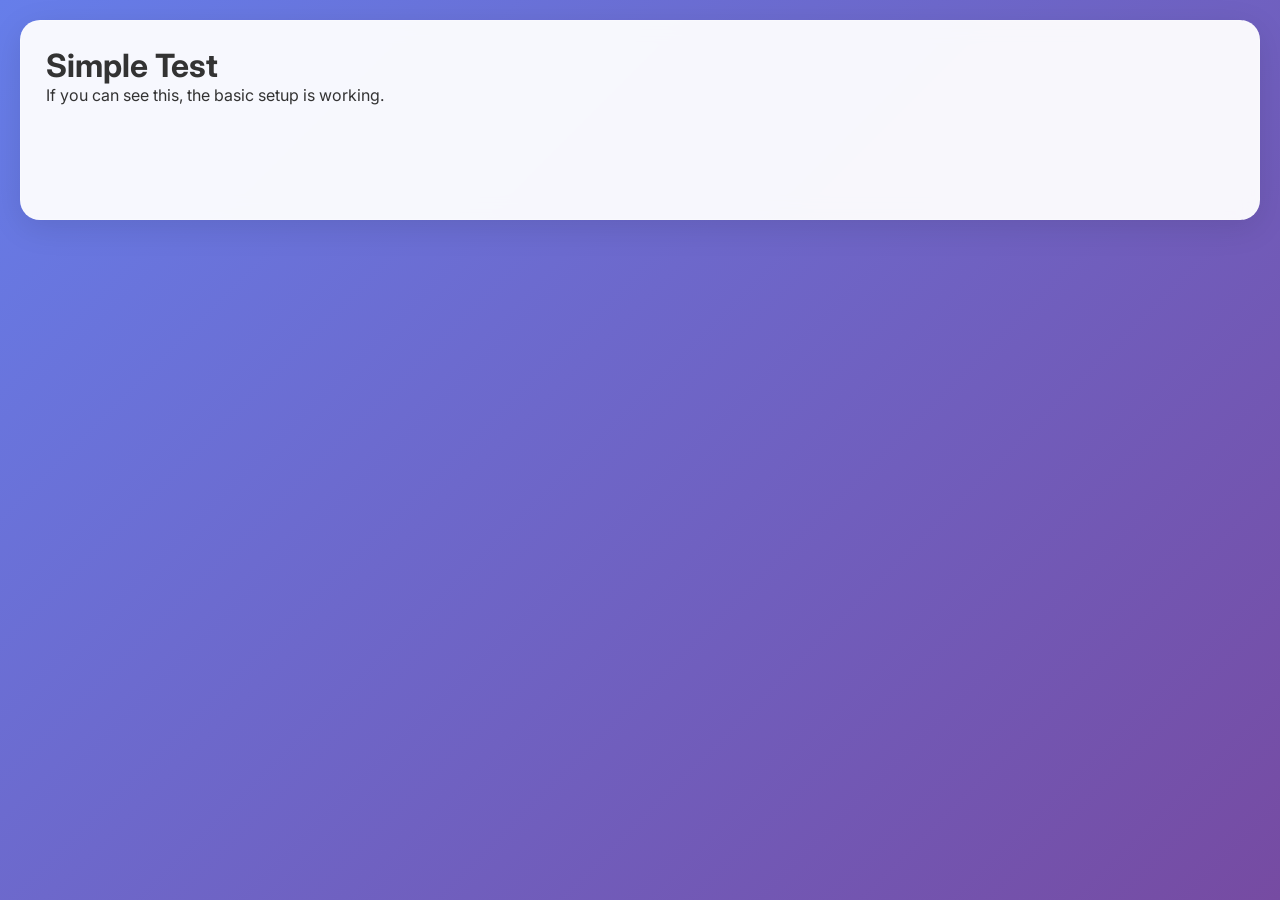
<file: simple.html>
<!DOCTYPE html>
<html lang="en">
<head>
    <meta charset="UTF-8">
    <meta name="viewport" content="width=device-width, initial-scale=1.0">
    <title>Productivity Dashboard</title>
    <link rel="stylesheet" href="styles.css">
    <link href="https://fonts.googleapis.com/css2?family=Inter:wght@300;400;500;600;700&display=swap" rel="stylesheet">
</head>
<body>
    <div class="dashboard">
        <div class="widget">
            <h1>Simple Test</h1>
            <p>If you can see this, the basic setup is working.</p>
        </div>
    </div>
</body>
</html>
</file>
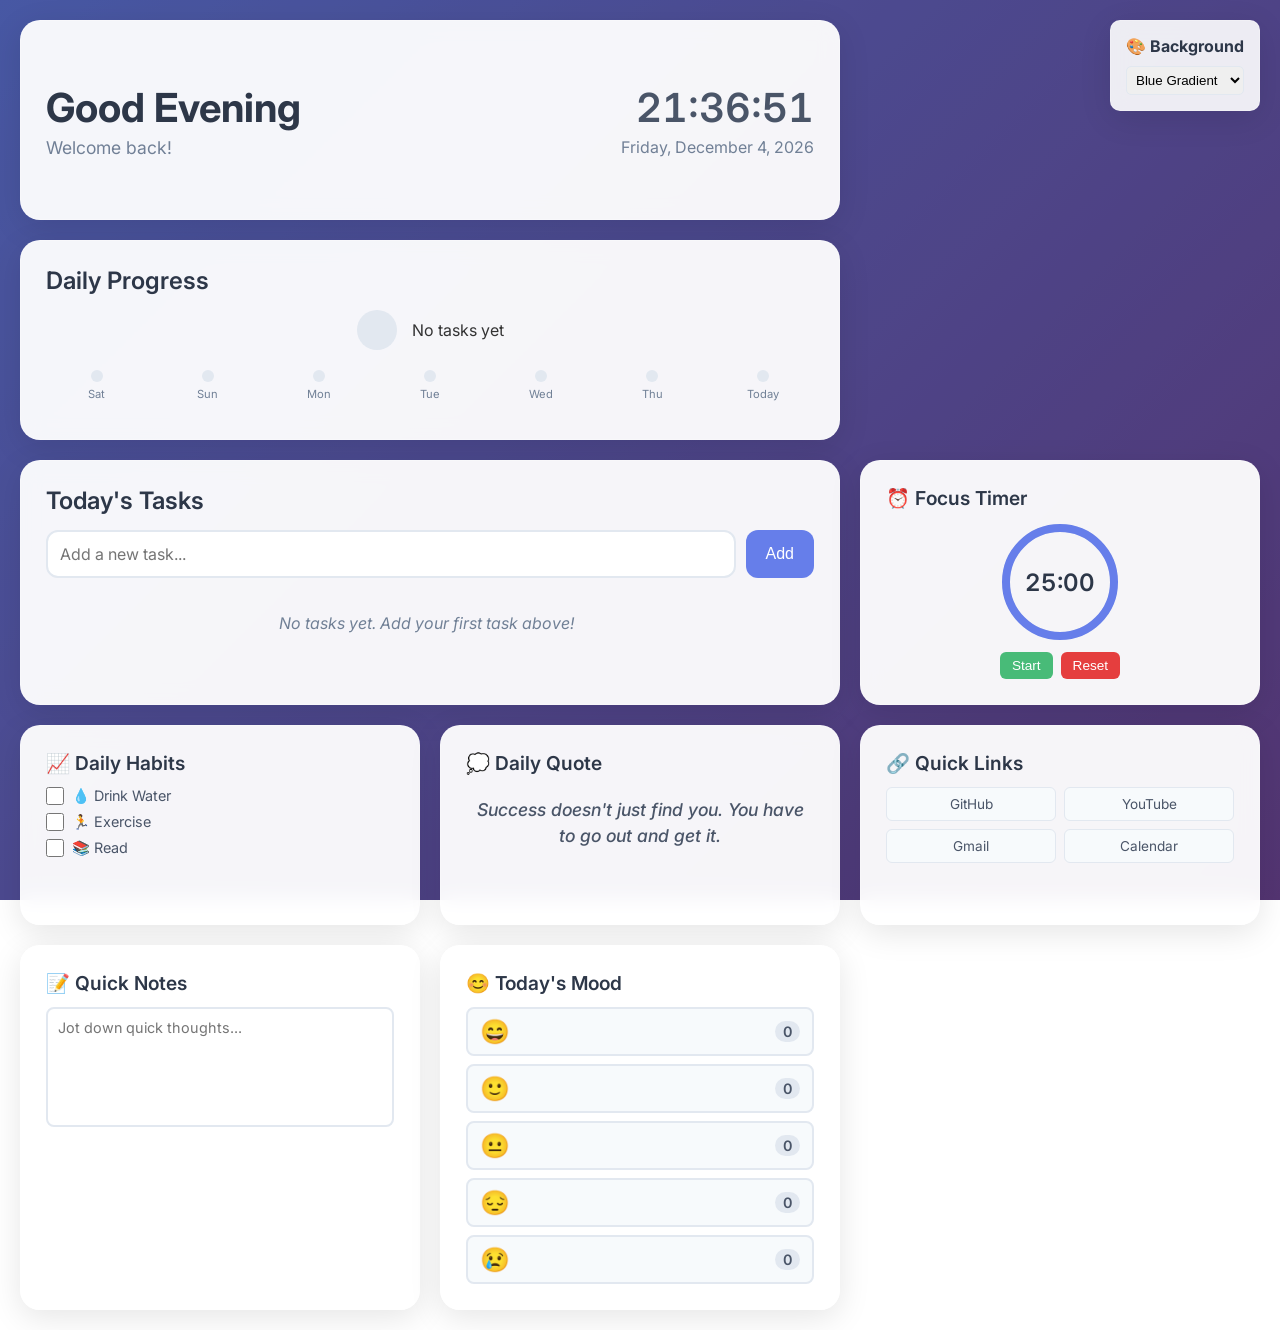
<file: standalone.html>
<!DOCTYPE html>
<html lang="en">
<head>
    <meta charset="UTF-8">
    <meta name="viewport" content="width=device-width, initial-scale=1.0">
    <title>Productivity Dashboard</title>
    <link href="https://fonts.googleapis.com/css2?family=Inter:wght@300;400;500;600;700&display=swap" rel="stylesheet">
    <style>
        /* Reset and Base Styles */
        * {
            margin: 0;
            padding: 0;
            box-sizing: border-box;
        }

        body {
            font-family: 'Inter', sans-serif;
            background: linear-gradient(135deg, #667eea 0%, #764ba2 100%);
            background-image: url('https://images.unsplash.com/photo-1557683316-973690f-a455-1c3716-8da2aae8265?auto=format&fit=crop&w=1920&q=80');
            background-size: cover;
            background-position: center;
            background-attachment: fixed;
            min-height: 100vh;
            padding: 20px;
            color: #333;
            position: relative;
        }

        body::before {
            content: '';
            position: fixed;
            top: 0;
            left: 0;
            right: 0;
            bottom: 0;
            background: rgba(0, 0, 0, 0.3);
            z-index: -1;
        }

        .dashboard {
            max-width: 1400px;
            margin: 0 auto;
            display: grid;
            grid-template-columns: repeat(auto-fit, minmax(300px, 1fr));
            gap: 20px;
            grid-auto-rows: minmax(200px, auto);
        }

        .widget {
            background: rgba(255, 255, 255, 0.95);
            border-radius: 20px;
            padding: 25px;
            box-shadow: 0 8px 32px rgba(0, 0, 0, 0.1);
            backdrop-filter: blur(10px);
            border: 1px solid rgba(255, 255, 255, 0.2);
            transition: transform 0.3s ease, box-shadow 0.3s ease;
        }

        .widget:hover {
            transform: translateY(-5px);
            box-shadow: 0 12px 40px rgba(0, 0, 0, 0.15);
        }

        .widget h2 {
            color: #2d3748;
            margin-bottom: 15px;
            font-size: 1.5rem;
            font-weight: 600;
        }

        .widget h3 {
            color: #2d3748;
            margin-bottom: 12px;
            font-size: 1.2rem;
            font-weight: 600;
        }

        /* Header Widget */
        .header-widget {
            grid-column: span 2;
            display: flex;
            justify-content: space-between;
            align-items: center;
            min-height: 150px;
        }

        .greeting h1 {
            font-size: 2.5rem;
            font-weight: 700;
            color: #2d3748;
            margin-bottom: 5px;
        }

        .greeting p {
            font-size: 1.1rem;
            color: #718096;
        }

        .clock {
            text-align: right;
        }

        #time {
            font-size: 2.5rem;
            font-weight: 600;
            color: #4a5568;
            font-variant-numeric: tabular-nums;
        }

        #date {
            font-size: 1rem;
            color: #718096;
            margin-top: 5px;
        }

        /* Task Tracker Widget */
        .task-tracker-widget {
            grid-column: span 2;
        }

        .current-day-status {
            display: flex;
            align-items: center;
            gap: 15px;
            justify-content: center;
            margin-bottom: 20px;
        }

        .status-circle {
            width: 40px;
            height: 40px;
            border-radius: 50%;
            background-color: #e2e8f0;
            transition: all 0.3s ease;
        }

        .status-circle.green {
            background-color: #48bb78;
            box-shadow: 0 0 20px rgba(72, 187, 120, 0.4);
        }

        .status-circle.yellow {
            background-color: #ed8936;
            box-shadow: 0 0 20px rgba(237, 137, 54, 0.4);
        }

        .status-circle.red {
            background-color: #f56565;
            box-shadow: 0 0 20px rgba(245, 101, 101, 0.4);
        }

        .week-progress {
            display: flex;
            justify-content: space-between;
            gap: 10px;
        }

        .day-indicator {
            display: flex;
            flex-direction: column;
            align-items: center;
            gap: 5px;
            flex: 1;
        }

        .day-dot {
            width: 12px;
            height: 12px;
            border-radius: 50%;
            background-color: #e2e8f0;
            transition: all 0.3s ease;
        }

        .day-dot.green {
            background-color: #48bb78;
        }

        .day-dot.yellow {
            background-color: #ed8936;
        }

        .day-dot.red {
            background-color: #f56565;
        }

        .day-label {
            font-size: 0.7rem;
            color: #718096;
            text-align: center;
        }

        /* Tasks Widget */
        .focus-widget {
            grid-column: span 2;
        }

        .task-input-group {
            display: flex;
            gap: 10px;
            margin-bottom: 15px;
        }

        #new-task {
            flex: 1;
            padding: 12px;
            border: 2px solid #e2e8f0;
            border-radius: 12px;
            font-size: 1rem;
            font-family: inherit;
            transition: border-color 0.3s ease;
        }

        #new-task:focus {
            outline: none;
            border-color: #667eea;
        }

        #add-task-btn {
            padding: 12px 20px;
            background-color: #667eea;
            color: white;
            border: none;
            border-radius: 12px;
            font-size: 1rem;
            font-weight: 500;
            cursor: pointer;
            transition: background-color 0.3s ease;
        }

        #add-task-btn:hover {
            background-color: #5a67d8;
        }

        #tasks-list {
            display: flex;
            flex-direction: column;
            gap: 10px;
            max-height: 300px;
            overflow-y: auto;
            padding-right: 8px;
        }

        .task-item {
            display: flex;
            align-items: center;
            gap: 12px;
            padding: 12px;
            background-color: #f7fafc;
            border-radius: 8px;
            border: 1px solid #e2e8f0;
            transition: all 0.3s ease;
        }

        .task-item:hover {
            background-color: #edf2f7;
        }

        .task-item.completed {
            opacity: 0.6;
        }

        .task-item.completed .task-text {
            text-decoration: line-through;
        }

        .task-checkbox {
            width: 20px;
            height: 20px;
            border: 2px solid #cbd5e0;
            border-radius: 4px;
            cursor: pointer;
            display: flex;
            align-items: center;
            justify-content: center;
            transition: all 0.3s ease;
        }

        .task-checkbox.checked {
            background-color: #48bb78;
            border-color: #48bb78;
        }

        .task-checkbox.checked::after {
            content: '✓';
            color: white;
            font-size: 14px;
            font-weight: bold;
        }

        .task-emoji {
            font-size: 1.2rem;
            margin-right: 8px;
        }

        .task-text {
            flex: 1;
            color: #2d3748;
            font-size: 1rem;
        }

        .task-delete {
            background: none;
            border: none;
            color: #e53e3e;
            cursor: pointer;
            font-size: 1.2rem;
            padding: 4px;
            border-radius: 4px;
            transition: background-color 0.3s ease;
        }

        .task-delete:hover {
            background-color: #fed7d7;
        }

        /* Small Widgets */
        .small-widget {
            grid-column: span 1;
            min-height: 200px;
        }

        /* Timer Widget */
        .timer-container {
            display: flex;
            justify-content: center;
            margin: 10px 0;
        }

        .timer-progress-ring {
            position: relative;
            display: flex;
            align-items: center;
            justify-content: center;
        }

        .timer-svg {
            transform: rotate(-90deg);
        }

        .timer-background {
            fill: none;
            stroke: #e2e8f0;
            stroke-width: 8;
        }

        .timer-progress {
            fill: none;
            stroke: #667eea;
            stroke-width: 8;
            stroke-linecap: round;
            stroke-dasharray: 339.292;
            stroke-dashoffset: 339.292;
            transition: stroke-dashoffset 1s linear;
        }

        .timer-display {
            position: absolute;
            top: 50%;
            left: 50%;
            transform: translate(-50%, -50%);
            font-size: 1.5rem;
            font-weight: 600;
            color: #2d3748;
            text-align: center;
            font-variant-numeric: tabular-nums;
        }

        .timer-controls {
            display: flex;
            gap: 8px;
            justify-content: center;
        }

        .timer-controls button {
            padding: 6px 12px;
            border: none;
            border-radius: 6px;
            font-size: 0.85rem;
            cursor: pointer;
            transition: background-color 0.3s ease;
        }

        #timer-start {
            background-color: #48bb78;
            color: white;
        }

        #timer-start:hover {
            background-color: #38a169;
        }

        #timer-reset {
            background-color: #e53e3e;
            color: white;
        }

        #timer-reset:hover {
            background-color: #c53030;
        }

        /* Habits Widget */
        .habit-item {
            display: flex;
            align-items: center;
            gap: 8px;
            margin-bottom: 8px;
        }

        .habit-item input[type="checkbox"] {
            width: 18px;
            height: 18px;
            accent-color: #667eea;
        }

        .habit-item label {
            cursor: pointer;
            font-size: 0.9rem;
            color: #4a5568;
        }

        /* Mood Tracker Widget */
        .mood-container {
            display: flex;
            justify-content: center;
            margin-top: 10px;
        }

        .mood-emojis-vertical {
            display: flex;
            flex-direction: column;
            gap: 8px;
            width: 100%;
        }

        .mood-item {
            display: flex;
            align-items: center;
            justify-content: space-between;
            padding: 8px 12px;
            background-color: #f7fafc;
            border: 2px solid #e2e8f0;
            border-radius: 8px;
            cursor: pointer;
            transition: all 0.3s ease;
        }

        .mood-item:hover {
            background-color: #edf2f7;
            transform: translateX(5px);
        }

        .mood-item.selected {
            background-color: #667eea;
            border-color: #667eea;
        }

        .mood-item.selected .mood-emoji {
            transform: scale(1.1);
        }

        .mood-emoji {
            font-size: 1.5rem;
            transition: transform 0.2s ease;
        }

        .mood-count {
            font-size: 0.9rem;
            font-weight: 600;
            color: #4a5568;
            background-color: #e2e8f0;
            padding: 2px 8px;
            border-radius: 12px;
            min-width: 24px;
            text-align: center;
        }

        .mood-item.selected .mood-count {
            background-color: white;
            color: #667eea;
        }

        /* Notes Widget */
        #quick-notes {
            width: 100%;
            height: 120px;
            padding: 10px;
            border: 2px solid #e2e8f0;
            border-radius: 8px;
            font-family: inherit;
            font-size: 0.9rem;
            resize: none;
            transition: border-color 0.3s ease;
        }

        #quick-notes:focus {
            outline: none;
            border-color: #667eea;
        }

        /* Links Widget */
        .links-grid {
            display: grid;
            grid-template-columns: 1fr 1fr;
            gap: 8px;
        }

        .quick-link {
            display: block;
            padding: 8px 12px;
            background-color: #f7fafc;
            border: 1px solid #e2e8f0;
            border-radius: 6px;
            text-decoration: none;
            color: #4a5568;
            font-size: 0.85rem;
            text-align: center;
            transition: all 0.3s ease;
        }

        .quick-link:hover {
            background-color: #667eea;
            color: white;
            transform: translateY(-2px);
        }

        /* Motivation Widget */
        #motivation-text {
            font-style: italic;
            color: #4a5568;
            font-size: 1.1rem;
            line-height: 1.5;
            text-align: center;
            font-weight: 500;
            padding: 10px;
        }

        /* Empty state */
        .empty-state {
            text-align: center;
            color: #718096;
            padding: 20px;
            font-style: italic;
        }

        /* Responsive Design */
        @media (max-width: 768px) {
            .dashboard {
                grid-template-columns: 1fr;
                gap: 15px;
            }
            
            .header-widget,
            .focus-widget {
                grid-column: span 1;
            }
        }

        @media (max-width: 480px) {
            body {
                padding: 10px;
            }
            
            .widget {
                padding: 20px;
            }
        }
    </style>
</head>
<body>
    <!-- Background Controls -->
        <div class="widget background-controls" style="position: fixed; top: 20px; right: 20px; z-index: 1000; padding: 15px; background: rgba(255,255,255,0.9); border-radius: 10px; backdrop-filter: blur(10px);">
            <h4 style="margin-bottom: 10px; color: #2d3748;">🎨 Background</h4>
            <select id="bg-select" style="width: 100%; padding: 5px; border-radius: 5px; border: 1px solid #e2e8f0;">
                <option value="gradient1">Blue Gradient</option>
                <option value="gradient2">Sunset</option>
                <option value="gradient3">Ocean</option>
                <option value="gradient4">Forest</option>
                <option value="image1">Mountain</option>
                <option value="image2">City</option>
                <option value="image3">Beach</option>
            </select>
        </div>

    <div class="dashboard">
        <!-- Header Widget -->
        <div class="widget header-widget">
            <div class="greeting">
                <h1 id="greeting-text">Good Morning</h1>
                <p id="user-name">Welcome back!</p>
            </div>
            <div class="clock">
                <div id="time">00:00:00</div>
                <div id="date">Monday, January 1, 2024</div>
            </div>
        </div>

        <!-- Task Tracker Widget -->
        <div class="widget task-tracker-widget">
            <h2>Daily Progress</h2>
            <div id="task-tracker-content">
                <div class="current-day-status">
                    <div class="status-circle" id="today-status"></div>
                    <span id="status-text">No tasks yet</span>
                </div>
                <div class="week-progress" id="week-progress">
                    <!-- Week days will be generated by JavaScript -->
                </div>
            </div>
        </div>

        <!-- Tasks Widget -->
        <div class="widget focus-widget">
            <h2>Today's Tasks</h2>
            <div class="task-input-group">
                <input type="text" id="new-task" placeholder="Add a new task...">
                <button id="add-task-btn">Add</button>
            </div>
            <div id="tasks-list">
                <!-- Tasks will be added here dynamically -->
            </div>
        </div>

        <!-- Timer Widget -->
        <div class="widget small-widget timer-widget">
            <h3>⏰ Focus Timer</h3>
            <div class="timer-container">
                <div class="timer-progress-ring">
                    <svg class="timer-svg" width="120" height="120">
                        <circle class="timer-background" cx="60" cy="60" r="54"></circle>
                        <circle class="timer-progress" cx="60" cy="60" r="54"></circle>
                    </svg>
                    <div class="timer-display" id="timer-display">25:00</div>
                </div>
            </div>
            <div class="timer-controls">
                <button id="timer-start">Start</button>
                <button id="timer-reset">Reset</button>
            </div>
        </div>

        <!-- Habits Widget -->
        <div class="widget small-widget habits-widget">
            <h3>📈 Daily Habits</h3>
            <div id="habits-list">
                <div class="habit-item">
                    <input type="checkbox" id="habit-water">
                    <label for="habit-water">💧 Drink Water</label>
                </div>
                <div class="habit-item">
                    <input type="checkbox" id="habit-exercise">
                    <label for="habit-exercise">🏃 Exercise</label>
                </div>
                <div class="habit-item">
                    <input type="checkbox" id="habit-read">
                    <label for="habit-read">📚 Read</label>
                </div>
            </div>
        </div>

        <!-- Motivation Widget -->
        <div class="widget small-widget motivation-widget">
            <h3>💭 Daily Quote</h3>
            <p id="motivation-text">Loading inspiration...</p>
        </div>

        <!-- Links Widget -->
        <div class="widget small-widget links-widget">
            <h3>🔗 Quick Links</h3>
            <div class="links-grid">
                <a href="https://github.com" target="_blank" class="quick-link">GitHub</a>
                <a href="https://youtube.com" target="_blank" class="quick-link">YouTube</a>
                <a href="https://gmail.com" target="_blank" class="quick-link">Gmail</a>
                <a href="https://calendar.google.com" target="_blank" class="quick-link">Calendar</a>
            </div>
        </div>

        <!-- Notes Widget -->
        <div class="widget small-widget notes-widget">
            <h3>📝 Quick Notes</h3>
            <textarea id="quick-notes" placeholder="Jot down quick thoughts..."></textarea>
        </div>

        <!-- Mood Tracker Widget -->
        <div class="widget small-widget mood-widget">
            <h3>😊 Today's Mood</h3>
            <div class="mood-container">
                <div class="mood-emojis-vertical">
                    <div class="mood-item" data-mood="great">
                        <span class="mood-emoji">😄</span>
                        <span class="mood-count">0</span>
                    </div>
                    <div class="mood-item" data-mood="good">
                        <span class="mood-emoji">🙂</span>
                        <span class="mood-count">0</span>
                    </div>
                    <div class="mood-item" data-mood="okay">
                        <span class="mood-emoji">😐</span>
                        <span class="mood-count">0</span>
                    </div>
                    <div class="mood-item" data-mood="bad">
                        <span class="mood-emoji">😔</span>
                        <span class="mood-count">0</span>
                    </div>
                    <div class="mood-item" data-mood="terrible">
                        <span class="mood-emoji">😢</span>
                        <span class="mood-count">0</span>
                    </div>
                </div>
            </div>
        </div>
    </div>

    <script>
        // Task Manager Class
        class TaskManager {
            constructor() {
                this.tasks = [];
                this.dailyHistory = this.loadDailyHistory();
                this.today = this.getTodayString();
                this.initializeToday();
            }

            getTodayString() {
                return new Date().toISOString().split('T')[0];
            }

            loadDailyHistory() {
                const saved = localStorage.getItem('dailyHistory');
                return saved ? JSON.parse(saved) : {};
            }

            saveDailyHistory() {
                localStorage.setItem('dailyHistory', JSON.stringify(this.dailyHistory));
            }

            initializeToday() {
                if (!this.dailyHistory[this.today]) {
                    this.dailyHistory[this.today] = {
                        tasks: [],
                        completed: [],
                        lastEngaged: new Date().toISOString(),
                        weekCompleted: false
                    };
                    this.saveDailyHistory();
                }
                
                // Check if we need to reset weekly completion status
                this.checkWeeklyReset();
                this.tasks = this.dailyHistory[this.today].tasks || [];
            }

            checkWeeklyReset() {
                const today = new Date();
                const dayOfWeek = today.getDay(); // 0 = Sunday, 1 = Monday, etc.
                
                // If it's Monday (day 1), reset all weekCompleted flags from previous week
                if (dayOfWeek === 1) {
                    Object.keys(this.dailyHistory).forEach(date => {
                        if (this.dailyHistory[date].weekCompleted) {
                            this.dailyHistory[date].weekCompleted = false;
                        }
                    });
                    this.saveDailyHistory();
                }
            }

            addTask(text) {
                const task = {
                    id: Date.now(),
                    text: text,
                    completed: false,
                    createdAt: new Date().toISOString()
                };
                
                this.tasks.push(task);
                this.dailyHistory[this.today].tasks = this.tasks;
                this.dailyHistory[this.today].lastEngaged = new Date().toISOString();
                this.saveDailyHistory();
                
                return task;
            }

            toggleTask(taskId) {
                const task = this.tasks.find(t => t.id === taskId);
                if (task) {
                    task.completed = !task.completed;
                    this.dailyHistory[this.today].tasks = this.tasks;
                    
                    if (task.completed) {
                        if (!this.dailyHistory[this.today].completed.includes(taskId)) {
                            this.dailyHistory[this.today].completed.push(taskId);
                        }
                        // Mark this day as completed for the week
                        this.dailyHistory[this.today].weekCompleted = true;
                        this.triggerConfetti();
                    } else {
                        this.dailyHistory[this.today].completed = this.dailyHistory[this.today].completed.filter(id => id !== taskId);
                        // Only unmark if no tasks are completed
                        if (this.dailyHistory[this.today].completed.length === 0) {
                            this.dailyHistory[this.today].weekCompleted = false;
                        }
                    }
                    
                    this.dailyHistory[this.today].lastEngaged = new Date().toISOString();
                    this.saveDailyHistory();
                }
            }

            deleteTask(taskId) {
                this.tasks = this.tasks.filter(t => t.id !== taskId);
                this.dailyHistory[this.today].tasks = this.tasks;
                this.dailyHistory[this.today].completed = this.dailyHistory[this.today].completed.filter(id => id !== taskId);
                this.dailyHistory[this.today].lastEngaged = new Date().toISOString();
                this.saveDailyHistory();
            }

            getDayStatus(dateString) {
                const dayData = this.dailyHistory[dateString];
                if (!dayData || !dayData.tasks || dayData.tasks.length === 0) {
                    return 'none';
                }
                
                // If weekCompleted is true, return green regardless of current task completion
                if (dayData.weekCompleted) {
                    return 'green';
                }
                
                const totalTasks = dayData.tasks.length;
                const completedTasks = dayData.completed.length;
                
                if (completedTasks === totalTasks) {
                    return 'green';
                } else if (completedTasks > 0) {
                    return 'yellow';
                } else {
                    return 'red';
                }
            }

            getTodayStatus() {
                return this.getDayStatus(this.today);
            }

            getLast7Days() {
                const days = [];
                const today = new Date();
                
                for (let i = 6; i >= 0; i--) {
                    const date = new Date(today);
                    date.setDate(today.getDate() - i);
                    const dateString = date.toISOString().split('T')[0];
                    const dayName = date.toLocaleDateString('en-US', { weekday: 'short' });
                    
                    days.push({
                        date: dateString,
                        name: dayName,
                        status: this.getDayStatus(dateString),
                        isToday: dateString === this.today
                    });
                }
                
                return days;
            }

            triggerConfetti() {
                // Simple confetti effect
                const colors = ['#667eea', '#764ba2', '#48bb78', '#38a169'];
                const confettiCount = 100;
                
                for (let i = 0; i < confettiCount; i++) {
                    const confetti = document.createElement('div');
                    confetti.style.cssText = `
                        position: fixed;
                        width: 10px;
                        height: 10px;
                        background: ${colors[Math.floor(Math.random() * colors.length)]};
                        left: ${Math.random() * 100}%;
                        top: ${Math.random() * 100}%;
                        border-radius: 50%;
                        pointer-events: none;
                        z-index: 9999;
                        animation: confetti-fall 3s linear forwards;
                    `;
                    
                    document.body.appendChild(confetti);
                    
                    setTimeout(() => {
                        confetti.remove();
                    }, 3000);
                }
            }
        }

        // Small Widgets Class
        class SmallWidgets {
            constructor() {
                this.timerInterval = null;
                this.timerSeconds = 25 * 60;
                this.isTimerRunning = false;
                this.initializeWidgets();
            }

            initializeWidgets() {
                this.initializeHabits();
                this.initializeMotivation();
                this.initializeTimer();
                this.initializeMoodTracker();
            }

            initializeHabits() {
                const today = new Date().toISOString().split('T')[0];
                const savedHabits = localStorage.getItem(`habits_${today}`);
                
                if (savedHabits) {
                    const habits = JSON.parse(savedHabits);
                    habits.forEach(habitId => {
                        const checkbox = document.getElementById(habitId);
                        if (checkbox) checkbox.checked = true;
                    });
                }

                document.querySelectorAll('.habit-item input').forEach(checkbox => {
                    checkbox.addEventListener('change', () => this.saveHabits());
                });
            }

            saveHabits() {
                const today = new Date().toISOString().split('T')[0];
                const checkedHabits = [];
                
                document.querySelectorAll('.habit-item input:checked').forEach(checkbox => {
                    checkedHabits.push(checkbox.id);
                });
                
                localStorage.setItem(`habits_${today}`, JSON.stringify(checkedHabits));
            }

            initializeMotivation() {
                const quotes = [
                    "The secret of getting ahead is getting started.",
                    "Don't watch the clock; do what it does. Keep going.",
                    "Success is not final, failure is not fatal: it is courage to continue that counts.",
                    "Believe you can and you're halfway there.",
                    "The only way to do great work is to love what you do.",
                    "Your limitation—it's only your imagination.",
                    "Great things never come from comfort zones.",
                    "Dream it. Wish it. Do it.",
                    "Success doesn't just find you. You have to go out and get it.",
                    "The harder you work for something, the greater you'll feel when you achieve it."
                ];

                const today = new Date().toDateString();
                const savedQuote = localStorage.getItem('dailyQuote');
                const savedDate = localStorage.getItem('quoteDate');
                
                if (savedDate === today && savedQuote) {
                    document.getElementById('motivation-text').textContent = savedQuote;
                } else {
                    const randomQuote = quotes[Math.floor(Math.random() * quotes.length)];
                    document.getElementById('motivation-text').textContent = randomQuote;
                    localStorage.setItem('dailyQuote', randomQuote);
                    localStorage.setItem('quoteDate', today);
                }
            }

            initializeTimer() {
                const startBtn = document.getElementById('timer-start');
                const resetBtn = document.getElementById('timer-reset');
                
                startBtn.addEventListener('click', () => this.toggleTimer());
                resetBtn.addEventListener('click', () => this.resetTimer());
                
                this.updateTimerDisplay();
                this.updateProgressRing();
            }

            toggleTimer() {
                const startBtn = document.getElementById('timer-start');
                
                if (this.isTimerRunning) {
                    this.pauseTimer();
                    startBtn.textContent = 'Start';
                    startBtn.style.backgroundColor = '#48bb78';
                } else {
                    this.startTimer();
                    startBtn.textContent = 'Pause';
                    startBtn.style.backgroundColor = '#ed8936';
                }
            }

            startTimer() {
                this.isTimerRunning = true;
                this.timerInterval = setInterval(() => {
                    if (this.timerSeconds > 0) {
                        this.timerSeconds--;
                        this.updateTimerDisplay();
                        this.updateProgressRing();
                    } else {
                        this.completeTimer();
                    }
                }, 1000);
            }

            pauseTimer() {
                this.isTimerRunning = false;
                clearInterval(this.timerInterval);
            }

            resetTimer() {
                this.pauseTimer();
                this.timerSeconds = 25 * 60;
                this.updateTimerDisplay();
                this.updateProgressRing();
                
                const startBtn = document.getElementById('timer-start');
                startBtn.textContent = 'Start';
                startBtn.style.backgroundColor = '#48bb78';
            }

            completeTimer() {
                this.pauseTimer();
                this.triggerConfetti();
                alert('Timer completed! Take a break!');
                this.resetTimer();
            }

            updateTimerDisplay() {
                const minutes = Math.floor(this.timerSeconds / 60);
                const seconds = this.timerSeconds % 60;
                document.getElementById('timer-display').textContent = 
                    `${minutes.toString().padStart(2, '0')}:${seconds.toString().padStart(2, '0')}`;
            }

            updateProgressRing() {
                const progressCircle = document.querySelector('.timer-progress');
                const totalSeconds = 25 * 60;
                const progress = this.timerSeconds / totalSeconds;
                const circumference = 2 * Math.PI * 54;
                const offset = circumference * (1 - progress);
                
                progressCircle.style.strokeDashoffset = offset;
            }

            initializeMoodTracker() {
                const today = new Date().toISOString().split('T')[0];
                const savedMood = localStorage.getItem(`mood_${today}`);
                const moodStats = this.getMoodStats();
                
                this.updateMoodCounts(moodStats);
                
                if (savedMood) {
                    const moodItem = document.querySelector(`[data-mood="${savedMood}"]`);
                    if (moodItem) moodItem.classList.add('selected');
                }

                document.querySelectorAll('.mood-item').forEach(item => {
                    item.addEventListener('click', () => {
                        const mood = item.getAttribute('data-mood');
                        this.selectMood(mood, item);
                    });
                });
            }

            getMoodStats() {
                const saved = localStorage.getItem('moodStats');
                return saved ? JSON.parse(saved) : {
                    great: 0, good: 0, okay: 0, bad: 0, terrible: 0
                };
            }

            saveMoodStats(moodStats) {
                localStorage.setItem('moodStats', JSON.stringify(moodStats));
            }

            updateMoodCounts(moodStats) {
                Object.keys(moodStats).forEach(mood => {
                    const countElement = document.querySelector(`[data-mood="${mood}"] .mood-count`);
                    if (countElement) {
                        countElement.textContent = moodStats[mood];
                    }
                });
            }

            selectMood(mood, item) {
                const today = new Date().toISOString().split('T')[0];
                const previousMood = localStorage.getItem(`mood_${today}`);
                
                document.querySelectorAll('.mood-item').forEach(i => i.classList.remove('selected'));
                item.classList.add('selected');
                localStorage.setItem(`mood_${today}`, mood);
                
                const moodStats = this.getMoodStats();
                
                if (previousMood && previousMood !== mood) {
                    moodStats[previousMood]--;
                    if (moodStats[previousMood] < 0) moodStats[previousMood] = 0;
                }
                
                if (!previousMood || previousMood !== mood) {
                    moodStats[mood]++;
                }
                
                this.saveMoodStats(moodStats);
                this.updateMoodCounts(moodStats);
            }
        }

        // Initialize everything
        let taskManager;
        let smallWidgets;

        function updateClock() {
            const now = new Date();
            const hours = now.getHours();
            const minutes = now.getMinutes().toString().padStart(2, '0');
            const seconds = now.getSeconds().toString().padStart(2, '0');
            
            document.getElementById('time').textContent = `${hours}:${minutes}:${seconds}`;
            
            const options = { weekday: 'long', year: 'numeric', month: 'long', day: 'numeric' };
            document.getElementById('date').textContent = now.toLocaleDateString('en-US', options);
            
            let greeting;
            if (hours < 12) {
                greeting = "Good Morning";
            } else if (hours < 17) {
                greeting = "Good Afternoon";
            } else {
                greeting = "Good Evening";
            }
            
            document.getElementById('greeting-text').textContent = greeting;
        }

        function renderTasks() {
            const tasksList = document.getElementById('tasks-list');
            
            if (taskManager.tasks.length === 0) {
                tasksList.innerHTML = '<div class="empty-state">No tasks yet. Add your first task above!</div>';
                return;
            }
            
            tasksList.innerHTML = taskManager.tasks.map(task => {
                const emoji = getTaskEmoji(task.text);
                return `
                <div class="task-item ${task.completed ? 'completed' : ''}">
                    <div class="task-checkbox ${task.completed ? 'checked' : ''}" onclick="taskManager.toggleTask(${task.id})"></div>
                    <span class="task-emoji">${emoji}</span>
                    <span class="task-text">${task.text}</span>
                    <button class="task-delete" onclick="taskManager.deleteTask(${task.id})">×</button>
                </div>
            `;
            }).join('');
        }

        function getTaskEmoji(taskText) {
            const text = taskText.toLowerCase();
            
            if (text.includes('study') || text.includes('learn') || text.includes('read') || text.includes('course') || text.includes('book')) {
                return '📚';
            }
            if (text.includes('work') || text.includes('meeting') || text.includes('email') || text.includes('project') || text.includes('deadline')) {
                return '💼';
            }
            if (text.includes('exercise') || text.includes('gym') || text.includes('workout') || text.includes('run') || text.includes('health')) {
                return '🏃';
            }
            if (text.includes('buy') || text.includes('shop') || text.includes('store') || text.includes('grocery')) {
                return '🛒';
            }
            if (text.includes('clean') || text.includes('home') || text.includes('house') || text.includes('room')) {
                return '🏠';
            }
            if (text.includes('cook') || text.includes('food') || text.includes('meal') || text.includes('dinner') || text.includes('lunch')) {
                return '🍳';
            }
            if (text.includes('call') || text.includes('phone') || text.includes('text') || text.includes('message')) {
                return '📞';
            }
            if (text.includes('draw') || text.includes('paint') || text.includes('write') || text.includes('create') || text.includes('music')) {
                return '🎨';
            }
            if (text.includes('relax') || text.includes('rest') || text.includes('break') || text.includes('meditate')) {
                return '😌';
            }
            
            return '📋';
        }

        function updateTaskTrackerDisplay() {
            const todayStatus = taskManager.getTodayStatus();
            const statusCircle = document.getElementById('today-status');
            const statusText = document.getElementById('status-text');
            const weekProgress = document.getElementById('week-progress');
            
            statusCircle.className = 'status-circle';
            if (todayStatus !== 'none') {
                statusCircle.classList.add(todayStatus);
            }
            
            const todayData = taskManager.dailyHistory[taskManager.today];
            const totalTasks = todayData ? todayData.tasks.length : 0;
            const completedTasks = todayData ? todayData.completed.length : 0;
            
            if (totalTasks === 0) {
                statusText.textContent = 'No tasks yet';
            } else if (completedTasks === totalTasks) {
                statusText.textContent = `All ${totalTasks} tasks completed!`;
            } else {
                statusText.textContent = `${completedTasks} of ${totalTasks} completed`;
            }
            
            const last7Days = taskManager.getLast7Days();
            weekProgress.innerHTML = last7Days.map(day => `
                <div class="day-indicator">
                    <div class="day-dot ${day.status}" title="${day.date}"></div>
                    <div class="day-label">${day.isToday ? 'Today' : day.name}</div>
                </div>
            `).join('');
        }

        function addNameCustomization() {
            const userNameElement = document.getElementById('user-name');
            
            const savedName = localStorage.getItem('userName');
            if (savedName && savedName.trim()) {
                userNameElement.textContent = `Welcome back, ${savedName.trim()}!`;
            }
            
            userNameElement.style.cursor = 'pointer';
            userNameElement.title = 'Click to edit your name';
            
            userNameElement.addEventListener('click', function() {
                const currentName = localStorage.getItem('userName') || '';
                const newName = prompt('Enter your name:', currentName);
                
                if (newName && newName.trim()) {
                    localStorage.setItem('userName', newName.trim());
                    userNameElement.textContent = `Welcome back, ${newName.trim()}!`;
                }
            });
        }

        // Background Manager
        const backgrounds = {
            gradient1: 'linear-gradient(135deg, #667eea 0%, #764ba2 100%)',
            gradient2: 'linear-gradient(135deg, #f093fb 0%, #f5576c 100%)',
            gradient3: 'linear-gradient(135deg, #4facfe 0%, #00f2fe 100%)',
            gradient4: 'linear-gradient(135deg, #43e97b 0%, #38f9d7 100%)',
            image1: 'url(https://images.unsplash.com/photo-1557683316-973690f-a455-1c3716-8da2aae8265?auto=format&fit=crop&w=1920&q=80)',
            image2: 'url(https://images.unsplash.com/photo-1513475382598-7a3e5caac470?auto=format&fit=crop&w=1920&q=80)',
            image3: 'url(https://images.unsplash.com/photo-1507525428034-b724cfce737f?auto=format&fit=crop&w=1920&q=80)'
        };

        function initializeBackground() {
            const savedBg = localStorage.getItem('selectedBackground') || 'gradient1';
            const bgSelect = document.getElementById('bg-select');
            
            bgSelect.value = savedBg;
            setBackground(savedBg);
            
            bgSelect.addEventListener('change', (e) => {
                const selectedBg = e.target.value;
                setBackground(selectedBg);
                localStorage.setItem('selectedBackground', selectedBg);
            });
        }

        function setBackground(bgType) {
            const body = document.body;
            body.style.background = backgrounds[bgType];
            body.style.backgroundSize = bgType.startsWith('gradient') ? 'auto' : 'cover';
            body.style.backgroundPosition = 'center';
            body.style.backgroundAttachment = 'fixed';
        }

        // Initialize everything when DOM is loaded
        document.addEventListener('DOMContentLoaded', function() {
            // Initialize background
            initializeBackground();
            
            // Start the clock
            updateClock();
            setInterval(updateClock, 1000);
            
            // Initialize task tracker
            taskManager = new TaskManager();
            updateTaskTrackerDisplay();
            renderTasks();
            
            // Set up event listeners
            document.getElementById('add-task-btn').addEventListener('click', addNewTask);
            
            // Initialize small widgets
            smallWidgets = new SmallWidgets();
            
            // Add name customization
            addNameCustomization();
        });

        function addNewTask() {
            const input = document.getElementById('new-task');
            const taskText = input.value.trim();
            
            if (taskText) {
                taskManager.addTask(taskText);
                input.value = '';
                renderTasks();
                updateTaskTrackerDisplay();
            }
        }
    </script>
</body>
</html>
</file>
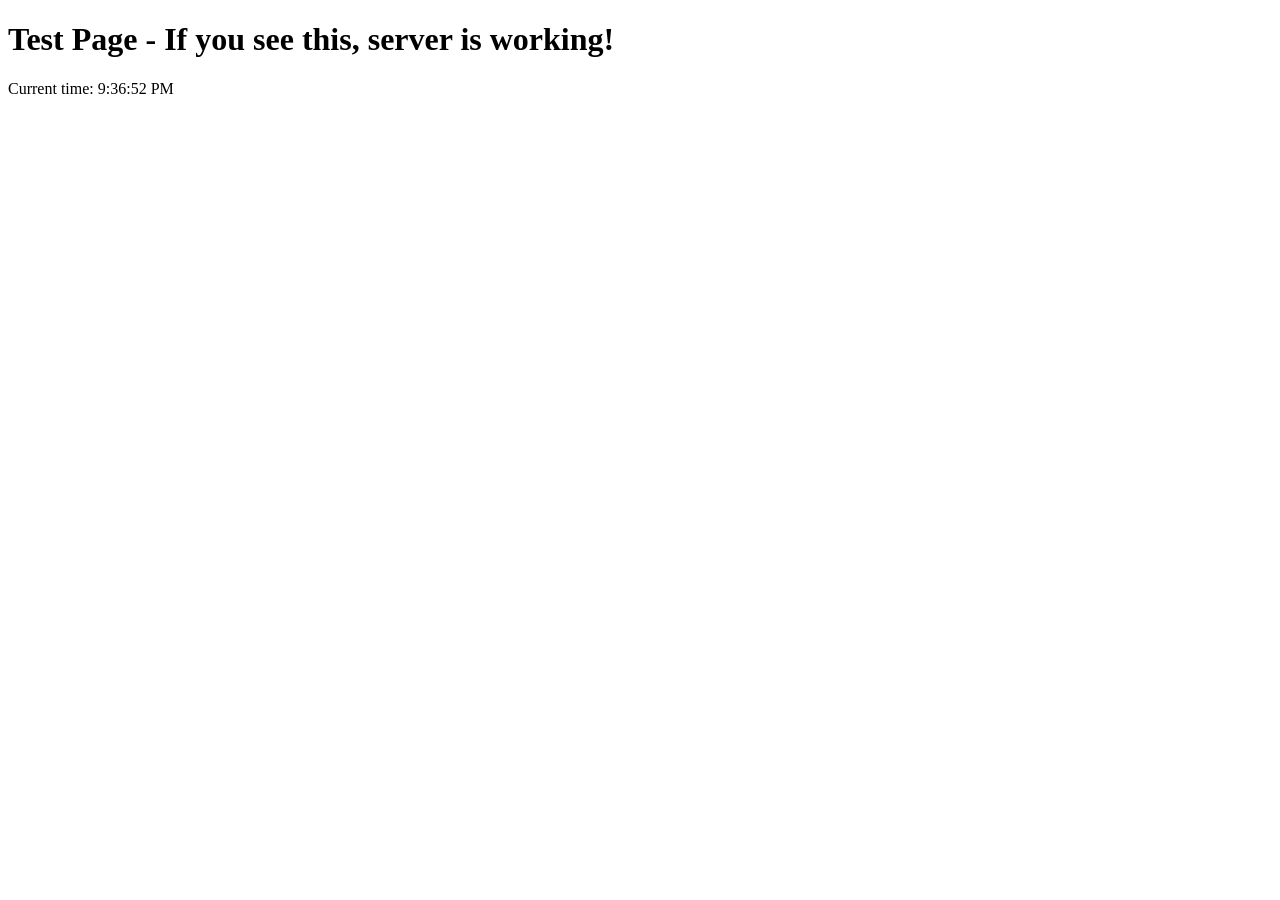
<file: test.html>
<!DOCTYPE html>
<html>
<head>
    <title>Test Page</title>
</head>
<body>
    <h1>Test Page - If you see this, server is working!</h1>
    <p>Current time: <span id="time"></span></p>
    <script>
        document.getElementById('time').textContent = new Date().toLocaleTimeString();
    </script>
</body>
</html>
</file>
<file: styles.css>
/* Reset and Base Styles */
* {
    margin: 0;
    padding: 0;
    box-sizing: border-box;
}

body {
    font-family: 'Inter', sans-serif;
    background: linear-gradient(135deg, #667eea 0%, #764ba2 100%);
    min-height: 100vh;
    padding: 20px;
    color: #333;
}

/* Dashboard Grid Layout */
.dashboard {
    max-width: 1400px;
    margin: 0 auto;
    display: grid;
    grid-template-columns: repeat(auto-fit, minmax(300px, 1fr));
    gap: 20px;
    grid-auto-rows: minmax(200px, auto);
}

/* Widget Styles */
.widget {
    background: rgba(255, 255, 255, 0.95);
    border-radius: 20px;
    padding: 25px;
    box-shadow: 0 8px 32px rgba(0, 0, 0, 0.1);
    backdrop-filter: blur(10px);
    border: 1px solid rgba(255, 255, 255, 0.2);
    transition: transform 0.3s ease, box-shadow 0.3s ease;
}

.widget:hover {
    transform: translateY(-5px);
    box-shadow: 0 12px 40px rgba(0, 0, 0, 0.15);
}

.widget h2 {
    color: #2d3748;
    margin-bottom: 15px;
    font-size: 1.5rem;
    font-weight: 600;
}

/* Header Widget - Spans 2 columns */
.header-widget {
    grid-column: span 2;
    display: flex;
    justify-content: space-between;
    align-items: center;
    min-height: 150px;
}

.greeting h1 {
    font-size: 2.5rem;
    font-weight: 700;
    color: #2d3748;
    margin-bottom: 5px;
}

.greeting p {
    font-size: 1.1rem;
    color: #718096;
}

.clock {
    text-align: right;
}

#time {
    font-size: 2.5rem;
    font-weight: 600;
    color: #4a5568;
    font-variant-numeric: tabular-nums;
}

#date {
    font-size: 1rem;
    color: #718096;
    margin-top: 5px;
}


/* Task Tracker Widget */
.task-tracker-widget {
    display: flex;
    flex-direction: column;
}

#task-tracker-content {
    flex: 1;
    display: flex;
    flex-direction: column;
    gap: 20px;
}

.current-day-status {
    display: flex;
    align-items: center;
    gap: 15px;
    justify-content: center;
}

.status-circle {
    width: 40px;
    height: 40px;
    border-radius: 50%;
    background-color: #e2e8f0;
    transition: all 0.3s ease;
    position: relative;
}

.status-circle.green {
    background-color: #48bb78;
    box-shadow: 0 0 20px rgba(72, 187, 120, 0.4);
}

.status-circle.yellow {
    background-color: #ed8936;
    box-shadow: 0 0 20px rgba(237, 137, 54, 0.4);
}

.status-circle.red {
    background-color: #f56565;
    box-shadow: 0 0 20px rgba(245, 101, 101, 0.4);
}

#status-text {
    font-weight: 500;
    color: #4a5568;
}

.week-progress {
    display: flex;
    justify-content: space-between;
    gap: 10px;
    margin-top: 10px;
}

.day-indicator {
    display: flex;
    flex-direction: column;
    align-items: center;
    gap: 5px;
    flex: 1;
}

.day-dot {
    width: 12px;
    height: 12px;
    border-radius: 50%;
    background-color: #e2e8f0;
    transition: all 0.3s ease;
}

.day-dot.green {
    background-color: #48bb78;
}

.day-dot.yellow {
    background-color: #ed8936;
}

.day-dot.red {
    background-color: #f56565;
}

.day-label {
    font-size: 0.7rem;
    color: #718096;
    text-align: center;
}

/* Main Focus Widget - Updated for Multiple Tasks */
.focus-widget {
    grid-column: span 2;
}

.focus-input-container {
    display: flex;
    flex-direction: column;
    gap: 15px;
}

.task-input-group {
    display: flex;
    gap: 10px;
}

#new-task {
    flex: 1;
    padding: 12px;
    border: 2px solid #e2e8f0;
    border-radius: 12px;
    font-size: 1rem;
    font-family: inherit;
    transition: border-color 0.3s ease;
}

#new-task:focus {
    outline: none;
    border-color: #667eea;
}

#add-task-btn {
    padding: 12px 20px;
    background-color: #667eea;
    color: white;
    border: none;
    border-radius: 12px;
    font-size: 1rem;
    font-weight: 500;
    cursor: pointer;
    transition: background-color 0.3s ease;
}

#add-task-btn:hover {
    background-color: #5a67d8;
}

#tasks-list {
    display: flex;
    flex-direction: column;
    gap: 10px;
    max-height: 300px;
    overflow-y: auto;
    padding-right: 8px;
}

/* Custom scrollbar for tasks list */
#tasks-list::-webkit-scrollbar {
    width: 6px;
}

#tasks-list::-webkit-scrollbar-track {
    background: #f1f5f9;
    border-radius: 3px;
}

#tasks-list::-webkit-scrollbar-thumb {
    background: #cbd5e0;
    border-radius: 3px;
    transition: background-color 0.3s ease;
}

#tasks-list::-webkit-scrollbar-thumb:hover {
    background: #a0aec0;
}

.task-item {
    display: flex;
    align-items: center;
    gap: 12px;
    padding: 12px;
    background-color: #f7fafc;
    border-radius: 8px;
    border: 1px solid #e2e8f0;
    transition: all 0.3s ease;
}

.task-item:hover {
    background-color: #edf2f7;
}

.task-item.completed {
    opacity: 0.6;
}

.task-item.completed .task-text {
    text-decoration: line-through;
}

.task-checkbox {
    width: 20px;
    height: 20px;
    border: 2px solid #cbd5e0;
    border-radius: 4px;
    cursor: pointer;
    display: flex;
    align-items: center;
    justify-content: center;
    transition: all 0.3s ease;
}

.task-checkbox.checked {
    background-color: #48bb78;
    border-color: #48bb78;
}

.task-checkbox.checked::after {
    content: '✓';
    color: white;
    font-size: 14px;
    font-weight: bold;
}

.task-emoji {
    font-size: 1.2rem;
    margin-right: 8px;
}

.task-text {
    flex: 1;
    color: #2d3748;
    font-size: 1rem;
}

.task-delete {
    background: none;
    border: none;
    color: #e53e3e;
    cursor: pointer;
    font-size: 1.2rem;
    padding: 4px;
    border-radius: 4px;
    transition: background-color 0.3s ease;
}

.task-delete:hover {
    background-color: #fed7d7;
}

.empty-state {
    text-align: center;
    color: #718096;
    padding: 20px;
    font-style: italic;
}

/* Small Widgets Grid Layout */
.small-widget {
    grid-column: span 1;
    min-height: 200px;
}

.small-widget h3 {
    color: #2d3748;
    margin-bottom: 12px;
    font-size: 1.2rem;
    font-weight: 600;
}

/* Quick Notes Widget */
#quick-notes {
    width: 100%;
    height: 120px;
    padding: 10px;
    border: 2px solid #e2e8f0;
    border-radius: 8px;
    font-family: inherit;
    font-size: 0.9rem;
    resize: none;
    transition: border-color 0.3s ease;
}

#quick-notes:focus {
    outline: none;
    border-color: #667eea;
}

/* Habit Tracker Widget */
.habit-item {
    display: flex;
    align-items: center;
    gap: 8px;
    margin-bottom: 8px;
}

.habit-item input[type="checkbox"] {
    width: 18px;
    height: 18px;
    accent-color: #667eea;
}

.habit-item label {
    cursor: pointer;
    font-size: 0.9rem;
    color: #4a5568;
}

/* Motivation Widget */
#motivation-text {
    font-style: italic;
    color: #4a5568;
    font-size: 1.1rem;
    line-height: 1.5;
    text-align: center;
    font-weight: 500;
    padding: 10px;
}

/* Quick Links Widget */
.links-grid {
    display: grid;
    grid-template-columns: 1fr 1fr;
    gap: 8px;
}

.quick-link {
    display: block;
    padding: 8px 12px;
    background-color: #f7fafc;
    border: 1px solid #e2e8f0;
    border-radius: 6px;
    text-decoration: none;
    color: #4a5568;
    font-size: 0.85rem;
    text-align: center;
    transition: all 0.3s ease;
}

.quick-link:hover {
    background-color: #667eea;
    color: white;
    transform: translateY(-2px);
}

/* Timer Widget */
.timer-container {
    display: flex;
    justify-content: center;
    margin: 10px 0;
}

.timer-progress-ring {
    position: relative;
    display: flex;
    align-items: center;
    justify-content: center;
}

.timer-svg {
    transform: rotate(-90deg);
}

.timer-background {
    fill: none;
    stroke: #e2e8f0;
    stroke-width: 8;
}

.timer-progress {
    fill: none;
    stroke: #667eea;
    stroke-width: 8;
    stroke-linecap: round;
    stroke-dasharray: 339.292;
    stroke-dashoffset: 339.292;
    transition: stroke-dashoffset 1s linear;
}

.timer-display {
    position: absolute;
    top: 50%;
    left: 50%;
    transform: translate(-50%, -50%);
    font-size: 1.5rem;
    font-weight: 600;
    color: #2d3748;
    text-align: center;
    font-variant-numeric: tabular-nums;
}

.timer-controls {
    display: flex;
    gap: 8px;
    justify-content: center;
    margin-top: 15px;
}

.timer-controls button {
    padding: 6px 12px;
    border: none;
    border-radius: 6px;
    font-size: 0.85rem;
    cursor: pointer;
    transition: background-color 0.3s ease;
}

#timer-start {
    background-color: #48bb78;
    color: white;
}

#timer-start:hover {
    background-color: #38a169;
}

#timer-reset {
    background-color: #e53e3e;
    color: white;
}

#timer-reset:hover {
    background-color: #c53030;
}

/* Mood Tracker Widget */
.mood-container {
    display: flex;
    justify-content: center;
    margin-top: 10px;
}

.mood-emojis-vertical {
    display: flex;
    flex-direction: column;
    gap: 8px;
    width: 100%;
}

.mood-item {
    display: flex;
    align-items: center;
    justify-content: space-between;
    padding: 8px 12px;
    background-color: #f7fafc;
    border: 2px solid #e2e8f0;
    border-radius: 8px;
    cursor: pointer;
    transition: all 0.3s ease;
}

.mood-item:hover {
    background-color: #edf2f7;
    transform: translateX(5px);
}

.mood-item.selected {
    background-color: #667eea;
    border-color: #667eea;
}

.mood-item.selected .mood-emoji {
    transform: scale(1.1);
}

.mood-emoji {
    font-size: 1.5rem;
    transition: transform 0.2s ease;
}

.mood-count {
    font-size: 0.9rem;
    font-weight: 600;
    color: #4a5568;
    background-color: #e2e8f0;
    padding: 2px 8px;
    border-radius: 12px;
    min-width: 24px;
    text-align: center;
}

.mood-item.selected .mood-count {
    background-color: white;
    color: #667eea;
}

/* Responsive Design */
@media (max-width: 768px) {
    .dashboard {
        grid-template-columns: 1fr;
        gap: 15px;
    }
    
    .header-widget,
    .focus-widget {
        grid-column: span 1;
    }
    
    .header-widget {
        flex-direction: column;
        text-align: center;
        gap: 20px;
    }
    
    .clock {
        text-align: center;
    }
    
    .greeting h1 {
        font-size: 2rem;
    }
    
    #time {
        font-size: 2rem;
    }
}

@media (max-width: 480px) {
    body {
        padding: 10px;
    }
    
    .widget {
        padding: 20px;
    }
    
    .greeting h1 {
        font-size: 1.5rem;
    }
    
    #time {
        font-size: 1.5rem;
    }
}
</file>
